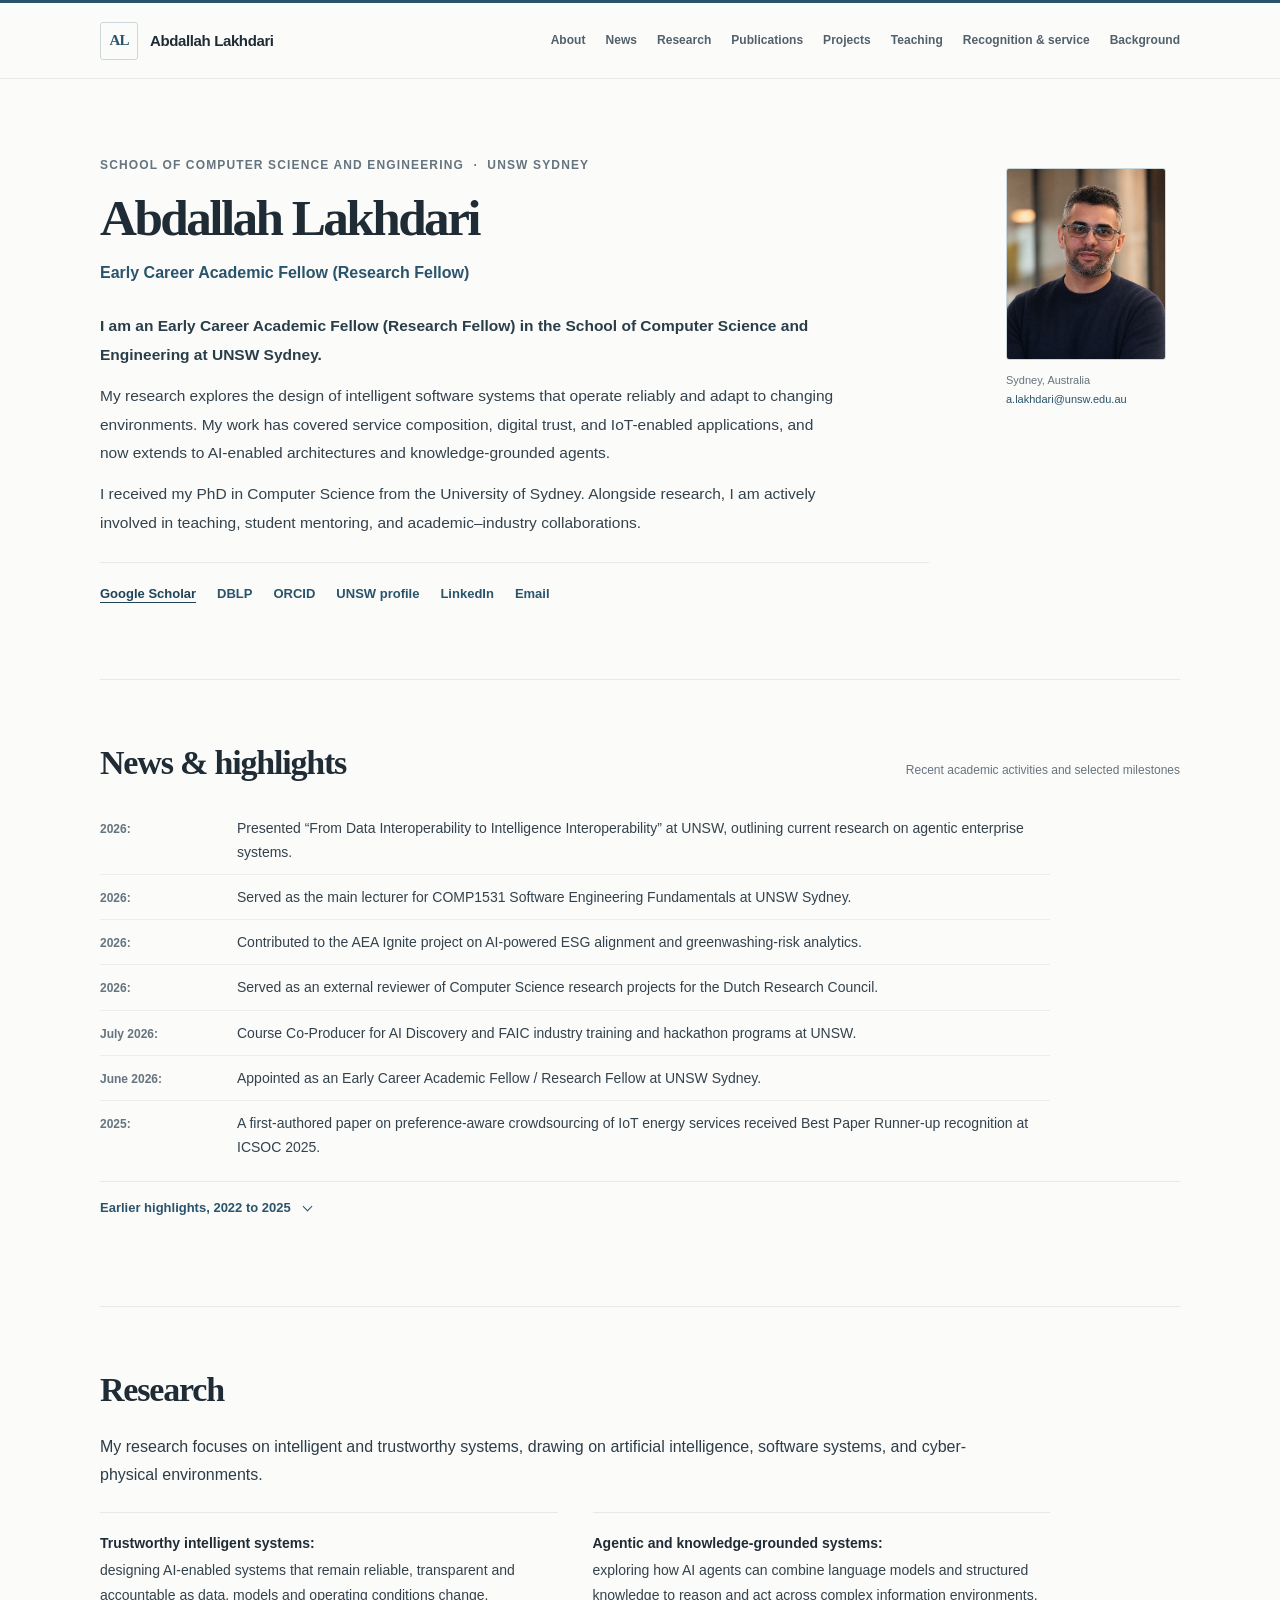
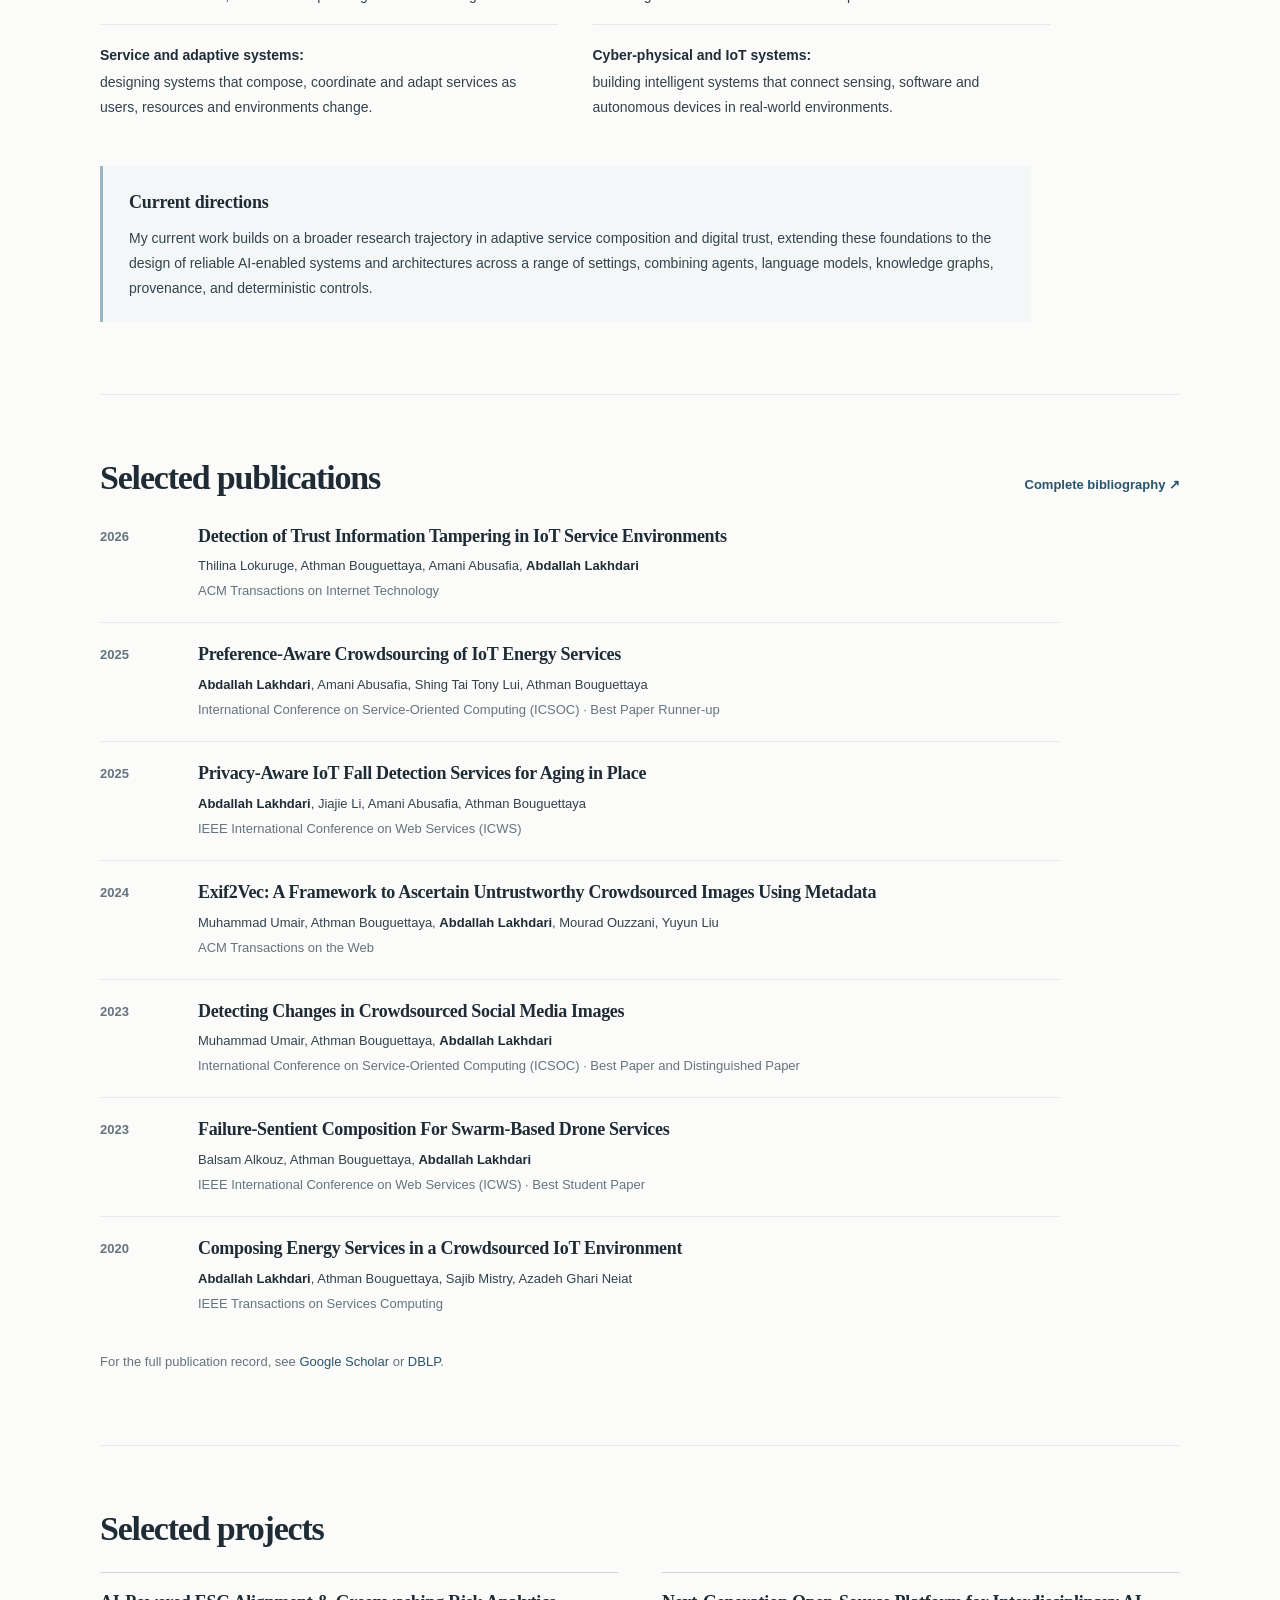
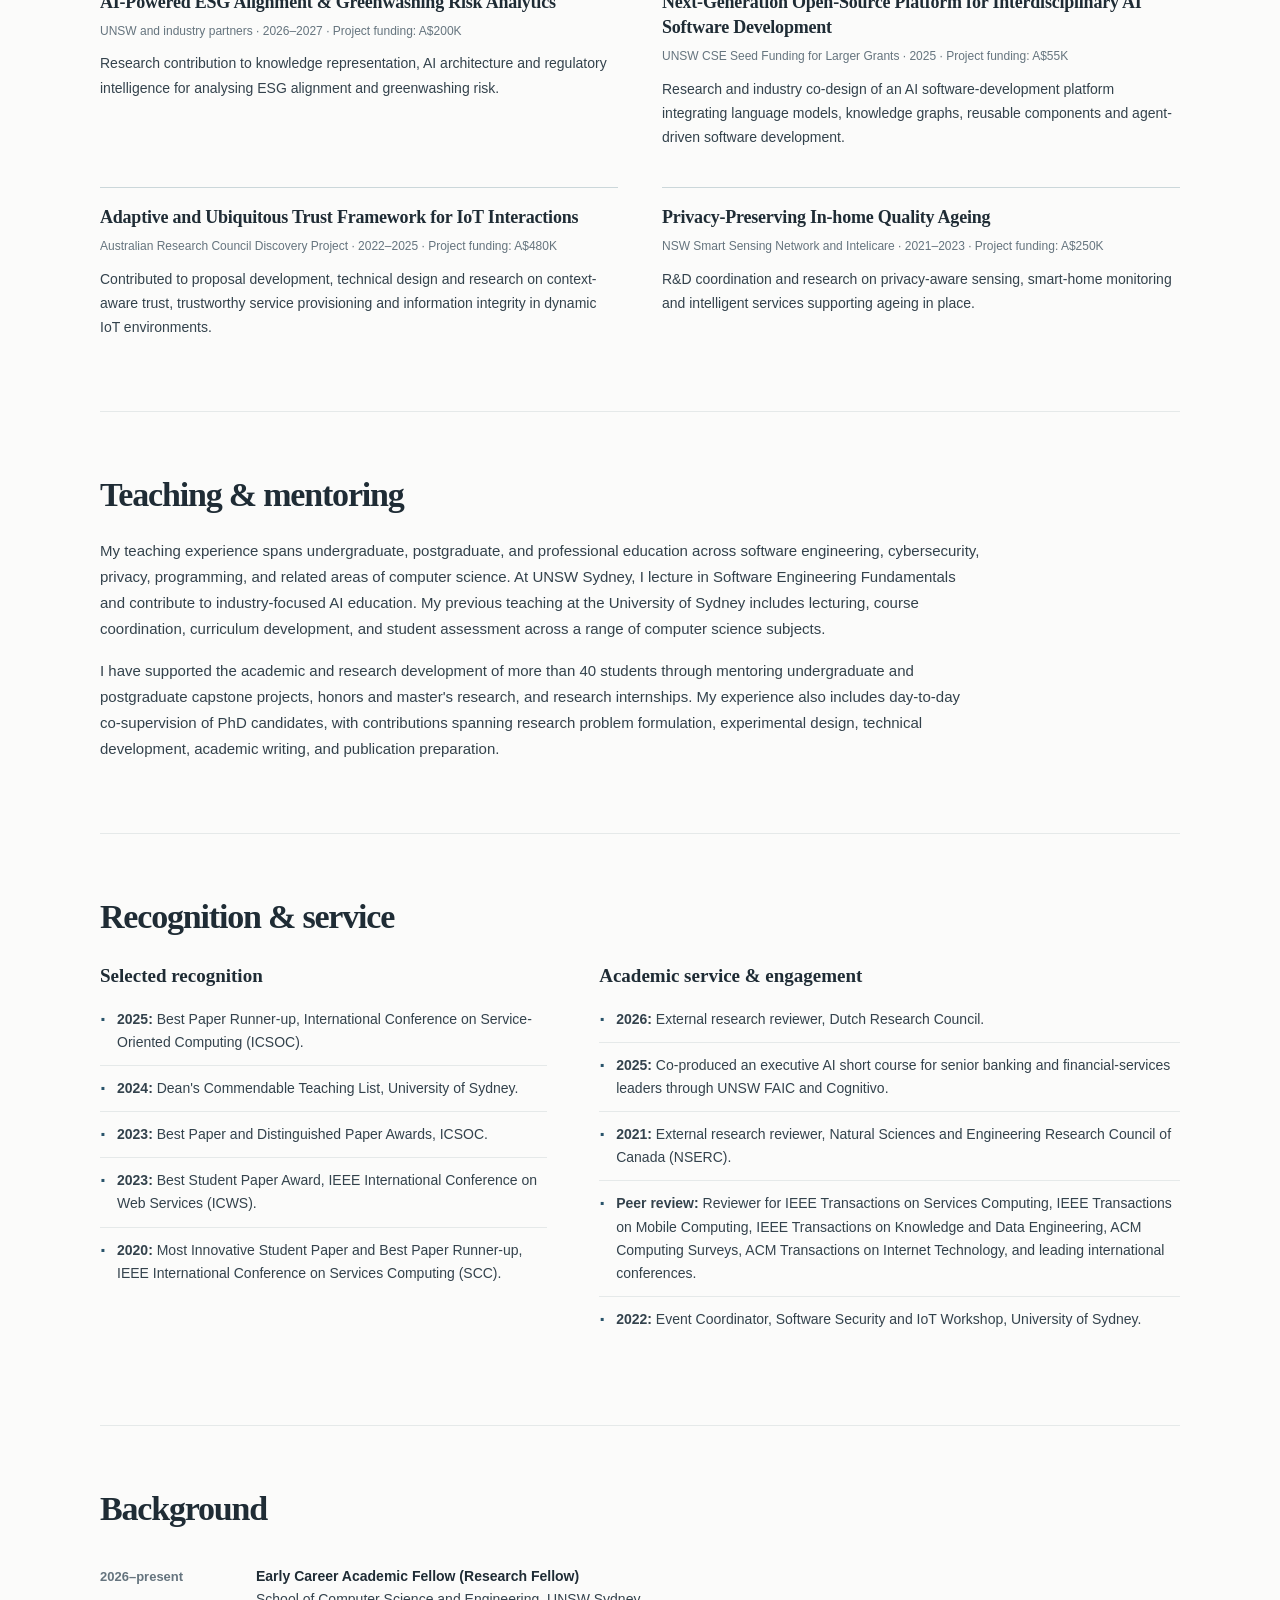
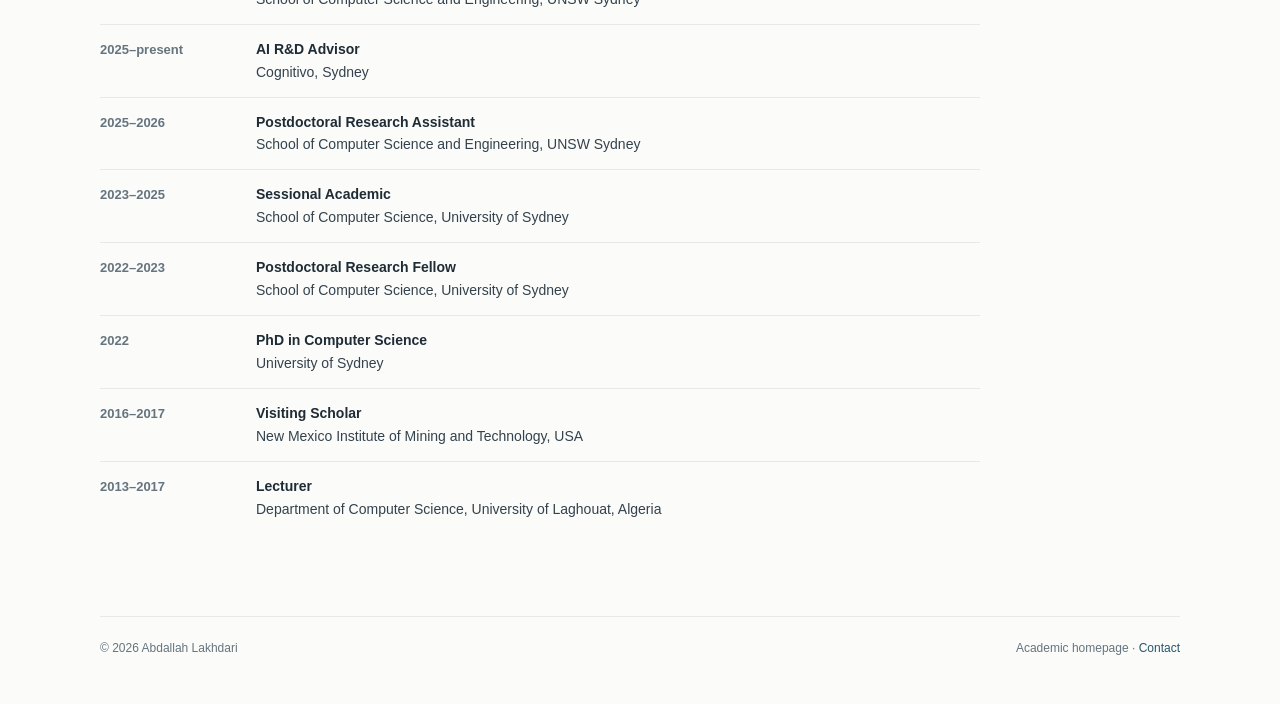
<file: index.html>
<!doctype html>
<html lang="en">
<head>
  <meta charset="utf-8">
  <meta name="viewport" content="width=device-width, initial-scale=1">
  <meta name="theme-color" content="#fbfbfa">
  <meta name="description" content="Abdallah Lakhdari is an Early Career Academic Fellow at UNSW Sydney, researching intelligent and trustworthy systems, AI-enabled architectures, service and software systems, and cyber-physical environments.">
  <meta property="og:title" content="Abdallah Lakhdari | Academic Homepage">
  <meta property="og:description" content="Research, publications, teaching, projects and academic service of Abdallah Lakhdari, UNSW Sydney.">
  <meta property="og:type" content="profile">
  <meta property="og:image" content="assets/abdallah-lakhdari.png">
  <title>Abdallah Lakhdari | Academic Homepage</title>
  <link rel="stylesheet" href="styles.css">
  <script type="application/ld+json">
  {
    "@context":"https://schema.org",
    "@type":"Person",
    "name":"Abdallah Lakhdari",
    "jobTitle":"Early Career Academic Fellow (Research Fellow)",
    "affiliation":{"@type":"CollegeOrUniversity","name":"UNSW Sydney"},
    "alumniOf":{"@type":"CollegeOrUniversity","name":"The University of Sydney"},
    "email":"mailto:a.lakhdari@unsw.edu.au",
    "sameAs":[
       "https://tinyurl.com/abdscholar",
       "https://dblp.org/pid/189/1450",
       "https://orcid.org/0000-0001-8005-1534",
       "https://www.unsw.edu.au/research/faic/people",
       "https://au.linkedin.com/in/abdallah-lakhdari23"
    ]
  }
  </script>
</head>
<body>
<a class="skip-link" href="#main">Skip to main content</a>
<div class="site-top-line" aria-hidden="true"></div>
<header class="site-header" id="top">
  <div class="header-inner container">
    <a href="#top" class="wordmark" aria-label="Abdallah Lakhdari, top of page">
      <span class="wordmark-monogram" aria-hidden="true">AL</span><span class="wordmark-name">Abdallah Lakhdari</span>
    </a>
    <button class="menu-toggle" id="menuButton" type="button" aria-expanded="false" aria-controls="siteNav" aria-label="Open navigation">Menu <span class="menu-bars" aria-hidden="true"></span></button>
    <nav class="site-nav" id="siteNav" aria-label="Main navigation"><a href="#about">About</a>
<a href="#news">News</a>
<a href="#research">Research</a>
<a href="#publications">Publications</a>
<a href="#projects">Projects</a>
<a href="#teaching">Teaching</a>
<a href="#service">Recognition & service</a>
<a href="#background">Background</a></nav>
  </div>
</header>
<main id="main" class="site-main container">
  <section class="hero" id="about" aria-labelledby="name-title">
    <div class="hero-copy">
      <p class="hero-affiliation">School of Computer Science and Engineering <span class="mid-dot" aria-hidden="true">·</span> UNSW Sydney</p>
      <h1 id="name-title">Abdallah Lakhdari</h1>
      <p class="hero-role">Early Career Academic Fellow (Research Fellow)</p>
      <div class="hero-body"><p class="lead">I am an Early Career Academic Fellow (Research Fellow) in the School of Computer Science and Engineering at UNSW Sydney.</p><p>My research explores the design of intelligent software systems that operate reliably and adapt to changing environments. My work has covered service composition, digital trust, and IoT-enabled applications, and now extends to AI-enabled architectures and knowledge-grounded agents.</p><p>I received my PhD in Computer Science from the University of Sydney. Alongside research, I am actively involved in teaching, student mentoring, and academic–industry collaborations.</p></div>
      <nav aria-label="Academic and professional profiles" class="profile-links">
        <a class="profile-primary" href="https://tinyurl.com/abdscholar" target="_blank" rel="noopener noreferrer">Google Scholar</a>
        <a href="https://dblp.org/pid/189/1450" target="_blank" rel="noopener noreferrer">DBLP</a>
        <a href="https://orcid.org/0000-0001-8005-1534" target="_blank" rel="noopener noreferrer">ORCID</a>
        <a href="https://www.unsw.edu.au/research/faic/people" target="_blank" rel="noopener noreferrer">UNSW profile</a>
        <a href="https://au.linkedin.com/in/abdallah-lakhdari23" target="_blank" rel="noopener noreferrer">LinkedIn</a>
        <a href="mailto:a.lakhdari@unsw.edu.au">Email</a>
      </nav>
    </div>
    <aside class="hero-aside" aria-label="Portrait and contact">
      <img class="portrait" src="assets/abdallah-lakhdari.png" alt="Portrait of Abdallah Lakhdari" width="160" height="192" fetchpriority="high">
      <div class="portrait-caption"><span>Sydney, Australia</span><a href="mailto:a.lakhdari@unsw.edu.au">a.lakhdari@unsw.edu.au</a></div>
    </aside>
  </section>

  <section class="section" id="news" aria-labelledby="news-title">
    <div class="section-heading"><h2 id="news-title">News &amp; highlights</h2><p>Recent academic activities and selected milestones</p></div>
    <ol class="news-list"><li class="news-item"><time datetime="2026">2026:</time><div class="news-item-text">Presented “From Data Interoperability to Intelligence Interoperability” at UNSW, outlining current research on agentic enterprise systems.</div></li>
<li class="news-item"><time datetime="2026">2026:</time><div class="news-item-text">Served as the main lecturer for COMP1531 Software Engineering Fundamentals at UNSW Sydney.</div></li>
<li class="news-item"><time datetime="2026">2026:</time><div class="news-item-text">Contributed to the AEA Ignite project on AI-powered ESG alignment and greenwashing-risk analytics.</div></li>
<li class="news-item"><time datetime="2026">2026:</time><div class="news-item-text">Served as an external reviewer of Computer Science research projects for the Dutch Research Council.</div></li>
<li class="news-item"><time datetime="2026-07">July 2026:</time><div class="news-item-text">Course Co-Producer for AI Discovery and FAIC industry training and hackathon programs at UNSW.</div></li>
<li class="news-item"><time datetime="2026-06">June 2026:</time><div class="news-item-text">Appointed as an Early Career Academic Fellow / Research Fellow at UNSW Sydney.</div></li>
<li class="news-item"><time datetime="2025">2025:</time><div class="news-item-text">A first-authored paper on preference-aware crowdsourcing of IoT energy services received Best Paper Runner-up recognition at ICSOC 2025.</div></li></ol>
    <details class="archive"><summary>Earlier highlights, 2022 to 2025 <span class="chevron" aria-hidden="true"></span></summary><ol class="news-list archive-list"><li class="news-item"><time datetime="2025-11">November 2025:</time><div class="news-item-text">Co-produced an executive AI short course for senior banking and financial-services leaders through UNSW FAIC and Cognitivo.</div></li>
<li class="news-item"><time datetime="2025-08">August 2025:</time><div class="news-item-text">Contributed to a UNSW CSE seed-funded project on next-generation open-source platforms for interdisciplinary AI software development.</div></li>
<li class="news-item"><time datetime="2025-07">July 2025:</time><div class="news-item-text">Began serving as AI R&amp;D Advisor at Cognitivo, contributing to trustworthy AI, knowledge-grounded systems and research translation.</div></li>
<li class="news-item"><time datetime="2025-07">July 2025:</time><div class="news-item-text">Appointed as a Postdoctoral Research Assistant at UNSW Sydney.</div></li>
<li class="news-item"><time datetime="2024-06">June 2024:</time><div class="news-item-text">Contributed to COMP9120 Database Management Systems as part of the teaching team, with the teaching recognised on the University of Sydney Dean’s Commendable Teaching List.</div></li>
<li class="news-item"><time datetime="2023-12">December 2023:</time><div class="news-item-text">Developed and coordinated teaching for the fully online postgraduate course Data Privacy: Theory and Practice within the University of Sydney’s online cybersecurity program.</div></li>
<li class="news-item"><time datetime="2023-12">December 2023:</time><div class="news-item-text">A co-authored paper received both the Best Paper Award and Distinguished Paper Award at the International Conference on Service-Oriented Computing (ICSOC 2023) in Rome, Italy.</div></li>
<li class="news-item"><time datetime="2023-07">July 2023:</time><div class="news-item-text">A co-authored paper received the Best Student Paper Award at IEEE ICWS 2023 in Chicago, USA.</div></li>
<li class="news-item"><time datetime="2023-05">May 2023:</time><div class="news-item-text">Delivered an invited talk at the MIT School of Architecture and Planning on leveraging IoT data for urban planning.</div></li>
<li class="news-item"><time datetime="2023-05">May 2023:</time><div class="news-item-text">Graduated with a PhD in Computer Science from the University of Sydney.</div></li>
<li class="news-item"><time datetime="2022-08">August 2022:</time><div class="news-item-text">Delivered an invited talk at UTS on AI-enabled approaches for privacy-preserving in-home quality ageing.</div></li>
<li class="news-item"><time datetime="2022-06">June 2022:</time><div class="news-item-text">Led proposal development and project coordination for a University of Sydney Sensor Cloud Services Laboratory internal grant.</div></li>
<li class="news-item"><time datetime="2022-01">January 2022:</time><div class="news-item-text">Supported proposal development, technical design and research for the ARC Discovery Project on adaptive and ubiquitous trust for IoT interactions.</div></li>
<li class="news-item"><time datetime="2022-01">January 2022:</time><div class="news-item-text">Joined the University of Sydney as a Postdoctoral Research Fellow in Computer Science.</div></li></ol></details>
  </section>

  <section class="section" id="research" aria-labelledby="research-title">
    <div class="section-heading"><h2 id="research-title">Research</h2></div>
    <p class="section-lead">My research focuses on intelligent and trustworthy systems, drawing on artificial intelligence, software systems, and cyber-physical environments.</p>
    <ul class="research-themes"><li><strong>Trustworthy intelligent systems:</strong> designing AI-enabled systems that remain reliable, transparent and accountable as data, models and operating conditions change.</li><li><strong>Agentic and knowledge-grounded systems:</strong> exploring how AI agents can combine language models and structured knowledge to reason and act across complex information environments.</li><li><strong>Service and adaptive systems:</strong> designing systems that compose, coordinate and adapt services as users, resources and environments change.</li><li><strong>Cyber-physical and IoT systems:</strong> building intelligent systems that connect sensing, software and autonomous devices in real-world environments.</li></ul>
    <div class="current-directions"><h3>Current directions</h3><p>My current work builds on a broader research trajectory in adaptive service composition and digital trust, extending these foundations to the design of reliable AI-enabled systems and architectures across a range of settings, combining agents, language models, knowledge graphs, provenance, and deterministic controls.</p></div>
  </section>

  <section class="section" id="publications" aria-labelledby="publications-title">
    <div class="section-heading has-action"><h2 id="publications-title">Selected publications</h2><a href="https://dblp.org/pid/189/1450" target="_blank" rel="noopener noreferrer">Complete bibliography <span aria-hidden="true">↗</span></a></div>
    <div class="publication-list"><article class="publication">
        <div class="publication-year">2026</div>
        <div class="publication-main">
          <h3>Detection of Trust Information Tampering in IoT Service Environments</h3>
          <p class="pub-authors">Thilina Lokuruge, Athman Bouguettaya, Amani Abusafia, <strong>Abdallah Lakhdari</strong></p>
          <p class="pub-venue">ACM Transactions on Internet Technology</p>
        </div>
    </article><article class="publication">
        <div class="publication-year">2025</div>
        <div class="publication-main">
          <h3>Preference-Aware Crowdsourcing of IoT Energy Services</h3>
          <p class="pub-authors"><strong>Abdallah Lakhdari</strong>, Amani Abusafia, Shing Tai Tony Lui, Athman Bouguettaya</p>
          <p class="pub-venue">International Conference on Service-Oriented Computing (ICSOC) · Best Paper Runner-up</p>
        </div>
    </article><article class="publication">
        <div class="publication-year">2025</div>
        <div class="publication-main">
          <h3>Privacy-Aware IoT Fall Detection Services for Aging in Place</h3>
          <p class="pub-authors"><strong>Abdallah Lakhdari</strong>, Jiajie Li, Amani Abusafia, Athman Bouguettaya</p>
          <p class="pub-venue">IEEE International Conference on Web Services (ICWS)</p>
        </div>
    </article><article class="publication">
        <div class="publication-year">2024</div>
        <div class="publication-main">
          <h3>Exif2Vec: A Framework to Ascertain Untrustworthy Crowdsourced Images Using Metadata</h3>
          <p class="pub-authors">Muhammad Umair, Athman Bouguettaya, <strong>Abdallah Lakhdari</strong>, Mourad Ouzzani, Yuyun Liu</p>
          <p class="pub-venue">ACM Transactions on the Web</p>
        </div>
    </article><article class="publication">
        <div class="publication-year">2023</div>
        <div class="publication-main">
          <h3>Detecting Changes in Crowdsourced Social Media Images</h3>
          <p class="pub-authors">Muhammad Umair, Athman Bouguettaya, <strong>Abdallah Lakhdari</strong></p>
          <p class="pub-venue">International Conference on Service-Oriented Computing (ICSOC) · Best Paper and Distinguished Paper</p>
        </div>
    </article><article class="publication">
        <div class="publication-year">2023</div>
        <div class="publication-main">
          <h3>Failure-Sentient Composition For Swarm-Based Drone Services</h3>
          <p class="pub-authors">Balsam Alkouz, Athman Bouguettaya, <strong>Abdallah Lakhdari</strong></p>
          <p class="pub-venue">IEEE International Conference on Web Services (ICWS) · Best Student Paper</p>
        </div>
    </article><article class="publication">
        <div class="publication-year">2020</div>
        <div class="publication-main">
          <h3>Composing Energy Services in a Crowdsourced IoT Environment</h3>
          <p class="pub-authors"><strong>Abdallah Lakhdari</strong>, Athman Bouguettaya, Sajib Mistry, Azadeh Ghari Neiat</p>
          <p class="pub-venue">IEEE Transactions on Services Computing</p>
        </div>
    </article></div>
    <p class="section-footnote">For the full publication record, see <a href="https://tinyurl.com/abdscholar" target="_blank" rel="noopener noreferrer">Google Scholar</a> or <a href="https://dblp.org/pid/189/1450" target="_blank" rel="noopener noreferrer">DBLP</a>.</p>
  </section>

  <section class="section" id="projects" aria-labelledby="projects-title">
    <div class="section-heading"><h2 id="projects-title">Selected projects</h2></div>
    <div class="project-grid"><article class="project">
        <h3>AI-Powered ESG Alignment &amp; Greenwashing Risk Analytics</h3>
        <p class="project-meta">UNSW and industry partners · 2026–2027 · Project funding: A$200K</p>
        <p class="project-description">Research contribution to knowledge representation, AI architecture and regulatory intelligence for analysing ESG alignment and greenwashing risk.</p>
    </article><article class="project">
        <h3>Next-Generation Open-Source Platform for Interdisciplinary AI Software Development</h3>
        <p class="project-meta">UNSW CSE Seed Funding for Larger Grants · 2025 · Project funding: A$55K</p>
        <p class="project-description">Research and industry co-design of an AI software-development platform integrating language models, knowledge graphs, reusable components and agent-driven software development.</p>
    </article><article class="project">
        <h3>Adaptive and Ubiquitous Trust Framework for IoT Interactions</h3>
        <p class="project-meta">Australian Research Council Discovery Project · 2022–2025 · Project funding: A$480K</p>
        <p class="project-description">Contributed to proposal development, technical design and research on context-aware trust, trustworthy service provisioning and information integrity in dynamic IoT environments.</p>
    </article><article class="project">
        <h3>Privacy-Preserving In-home Quality Ageing</h3>
        <p class="project-meta">NSW Smart Sensing Network and Intelicare · 2021–2023 · Project funding: A$250K</p>
        <p class="project-description">R&amp;D coordination and research on privacy-aware sensing, smart-home monitoring and intelligent services supporting ageing in place.</p>
    </article></div>
  </section>

  <section class="section" id="teaching" aria-labelledby="teaching-title">
    <div class="section-heading"><h2 id="teaching-title">Teaching &amp; mentoring</h2></div>
    <div class="prose-block"><p>My teaching experience spans undergraduate, postgraduate, and professional education across software engineering, cybersecurity, privacy, programming, and related areas of computer science. At UNSW Sydney, I lecture in Software Engineering Fundamentals and contribute to industry-focused AI education. My previous teaching at the University of Sydney includes lecturing, course coordination, curriculum development, and student assessment across a range of computer science subjects.</p><p>I have supported the academic and research development of more than 40 students through mentoring undergraduate and postgraduate capstone projects, honors and master's research, and research internships. My experience also includes day-to-day co-supervision of PhD candidates, with contributions spanning research problem formulation, experimental design, technical development, academic writing, and publication preparation.</p></div>
  </section>

  <section class="section" id="service" aria-labelledby="service-title">
    <div class="section-heading"><h2 id="service-title">Recognition &amp; service</h2></div>
    <div class="service-grid"><div class="service-column"><h3>Selected recognition</h3><ul><li><strong>2025:</strong> Best Paper Runner-up, International Conference on Service-Oriented Computing (ICSOC).</li><li><strong>2024:</strong> Dean's Commendable Teaching List, University of Sydney.</li><li><strong>2023:</strong> Best Paper and Distinguished Paper Awards, ICSOC.</li><li><strong>2023:</strong> Best Student Paper Award, IEEE International Conference on Web Services (ICWS).</li><li><strong>2020:</strong> Most Innovative Student Paper and Best Paper Runner-up, IEEE International Conference on Services Computing (SCC).</li></ul></div><div class="service-column"><h3>Academic service &amp; engagement</h3><ul><li><strong>2026:</strong> External research reviewer, Dutch Research Council.</li><li><strong>2025:</strong> Co-produced an executive AI short course for senior banking and financial-services leaders through UNSW FAIC and Cognitivo.</li><li><strong>2021:</strong> External research reviewer, Natural Sciences and Engineering Research Council of Canada (NSERC).</li><li><strong>Peer review:</strong> Reviewer for IEEE Transactions on Services Computing, IEEE Transactions on Mobile Computing, IEEE Transactions on Knowledge and Data Engineering, ACM Computing Surveys, ACM Transactions on Internet Technology, and leading international conferences.</li><li><strong>2022:</strong> Event Coordinator, Software Security and IoT Workshop, University of Sydney.</li></ul></div></div>
  </section>

  <section class="section" id="background" aria-labelledby="background-title">
    <div class="section-heading"><h2 id="background-title">Background</h2></div>
    <ol class="timeline"><li class="timeline-item"><span class="timeline-when">2026–present</span><div class="timeline-description"><strong>Early Career Academic Fellow (Research Fellow)</strong><br/>School of Computer Science and Engineering, UNSW Sydney</div></li><li class="timeline-item"><span class="timeline-when">2025–present</span><div class="timeline-description"><strong>AI R&amp;D Advisor</strong><br/>Cognitivo, Sydney</div></li><li class="timeline-item"><span class="timeline-when">2025–2026</span><div class="timeline-description"><strong>Postdoctoral Research Assistant</strong><br/>School of Computer Science and Engineering, UNSW Sydney</div></li><li class="timeline-item"><span class="timeline-when">2023–2025</span><div class="timeline-description"><strong>Sessional Academic</strong><br/>School of Computer Science, University of Sydney</div></li><li class="timeline-item"><span class="timeline-when">2022–2023</span><div class="timeline-description"><strong>Postdoctoral Research Fellow</strong><br/>School of Computer Science, University of Sydney</div></li><li class="timeline-item"><span class="timeline-when">2022</span><div class="timeline-description"><strong>PhD in Computer Science</strong><br/>University of Sydney</div></li><li class="timeline-item"><span class="timeline-when">2016–2017</span><div class="timeline-description"><strong>Visiting Scholar</strong><br/>New Mexico Institute of Mining and Technology, USA</div></li><li class="timeline-item"><span class="timeline-when">2013–2017</span><div class="timeline-description"><strong>Lecturer</strong><br/>Department of Computer Science, University of Laghouat, Algeria</div></li></ol>
  </section>
  <footer class="site-footer"><span>© <span id="year">2026</span> Abdallah Lakhdari</span><span>Academic homepage <span aria-hidden="true">·</span> <a href="mailto:a.lakhdari@unsw.edu.au">Contact</a></span></footer>
</main>
<script src="script.js"></script>
</body>
</html>
</file>
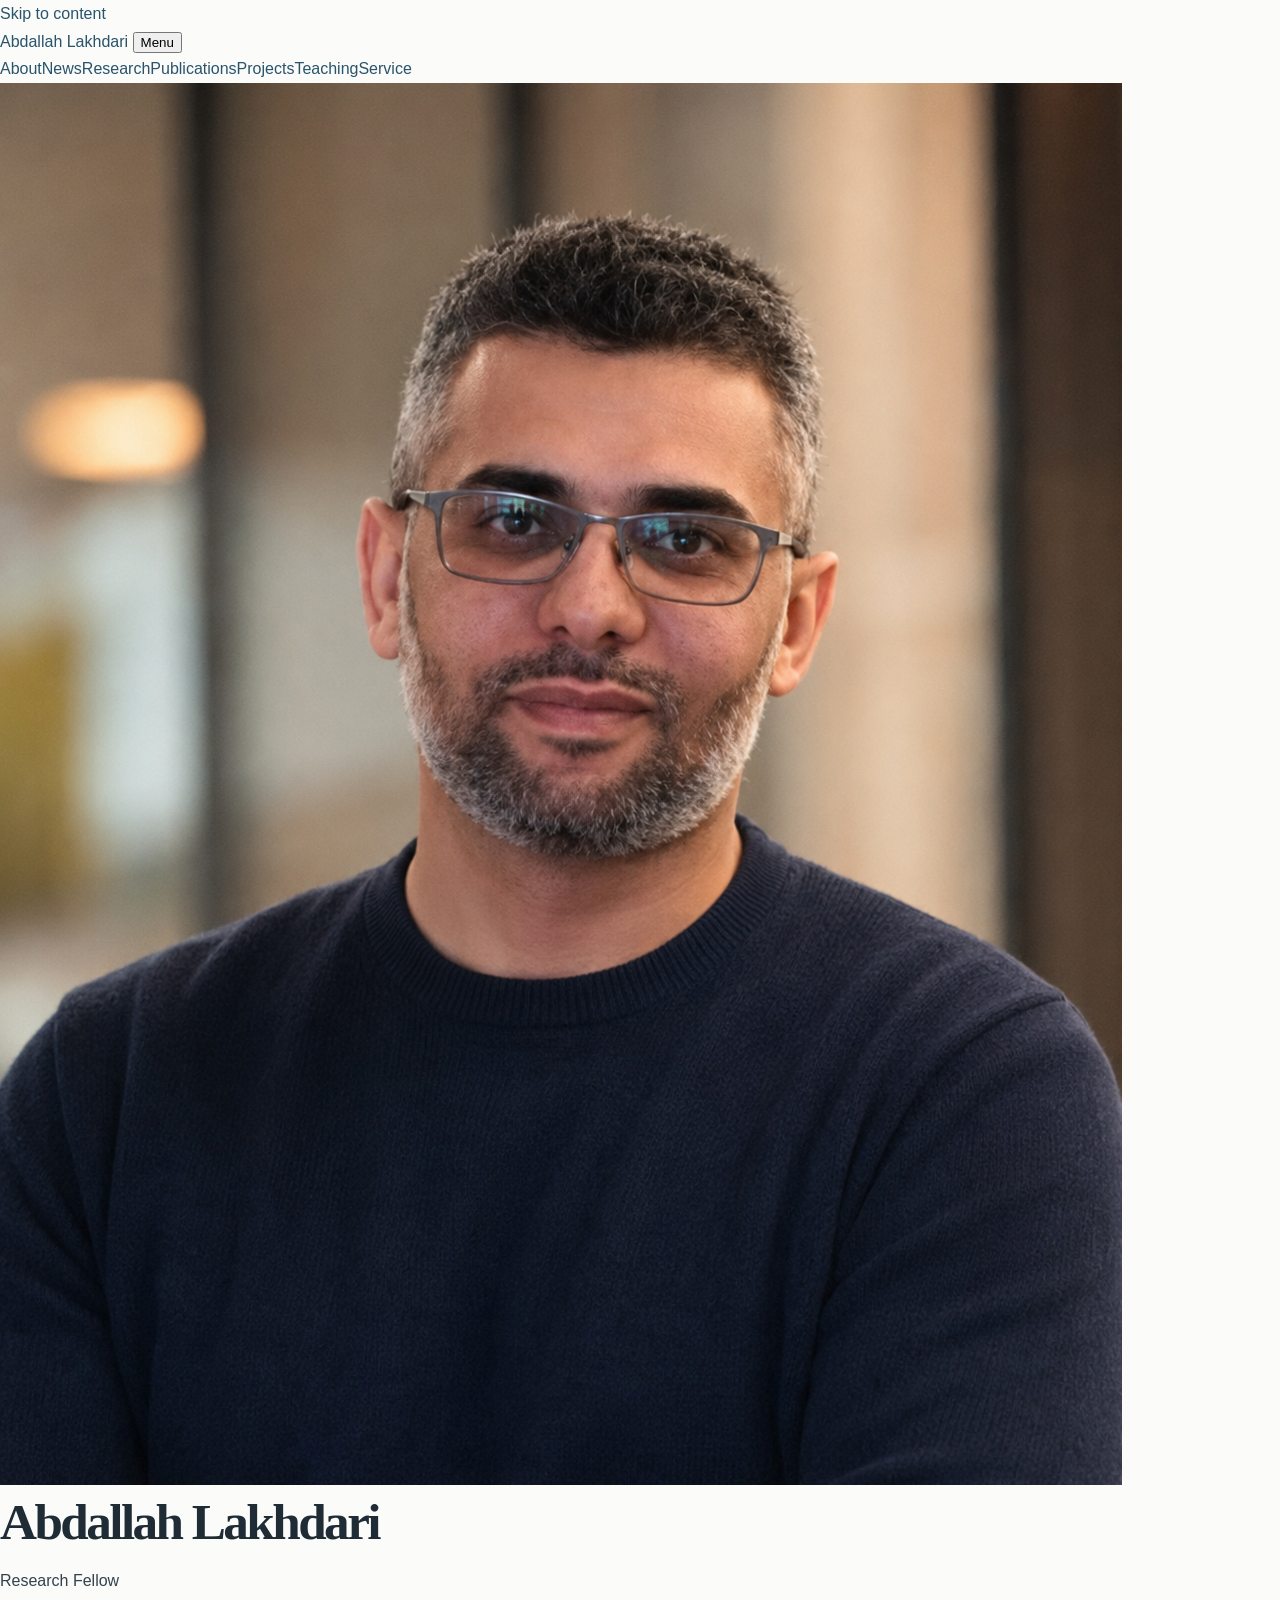
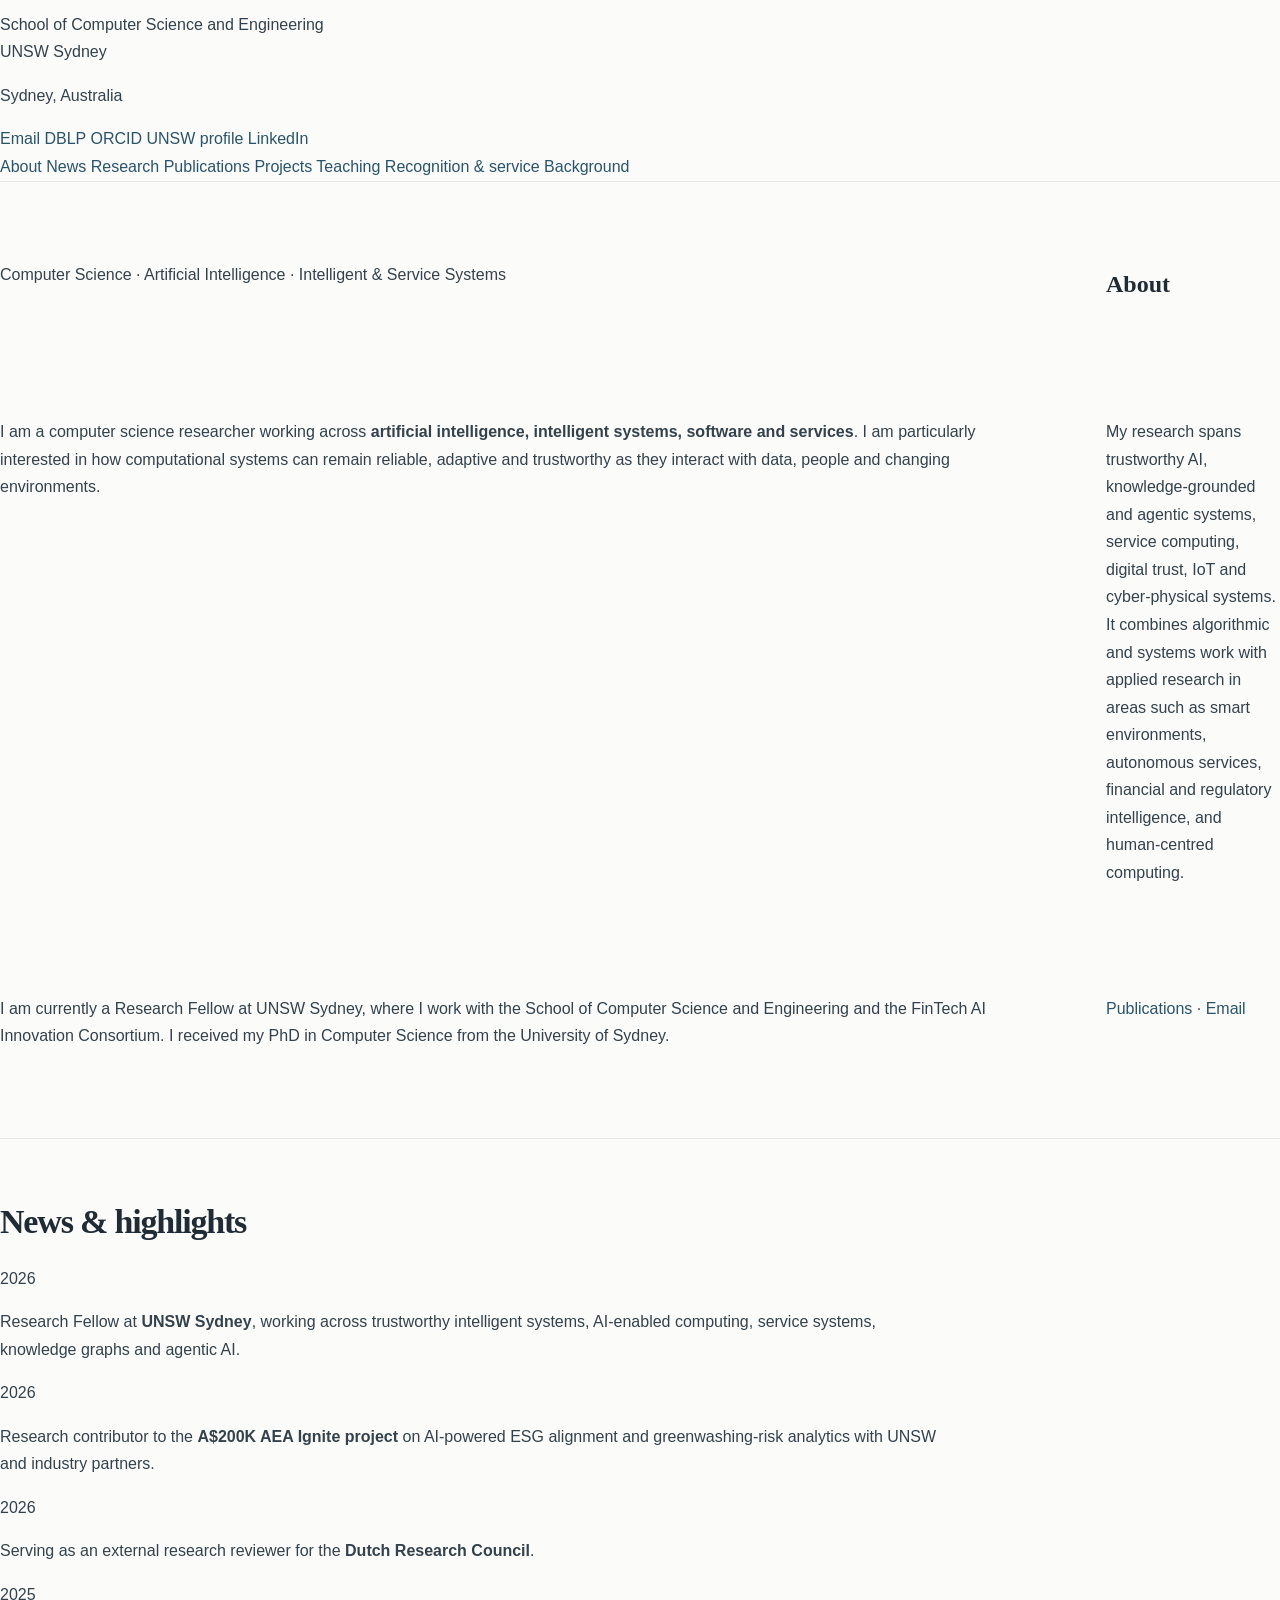
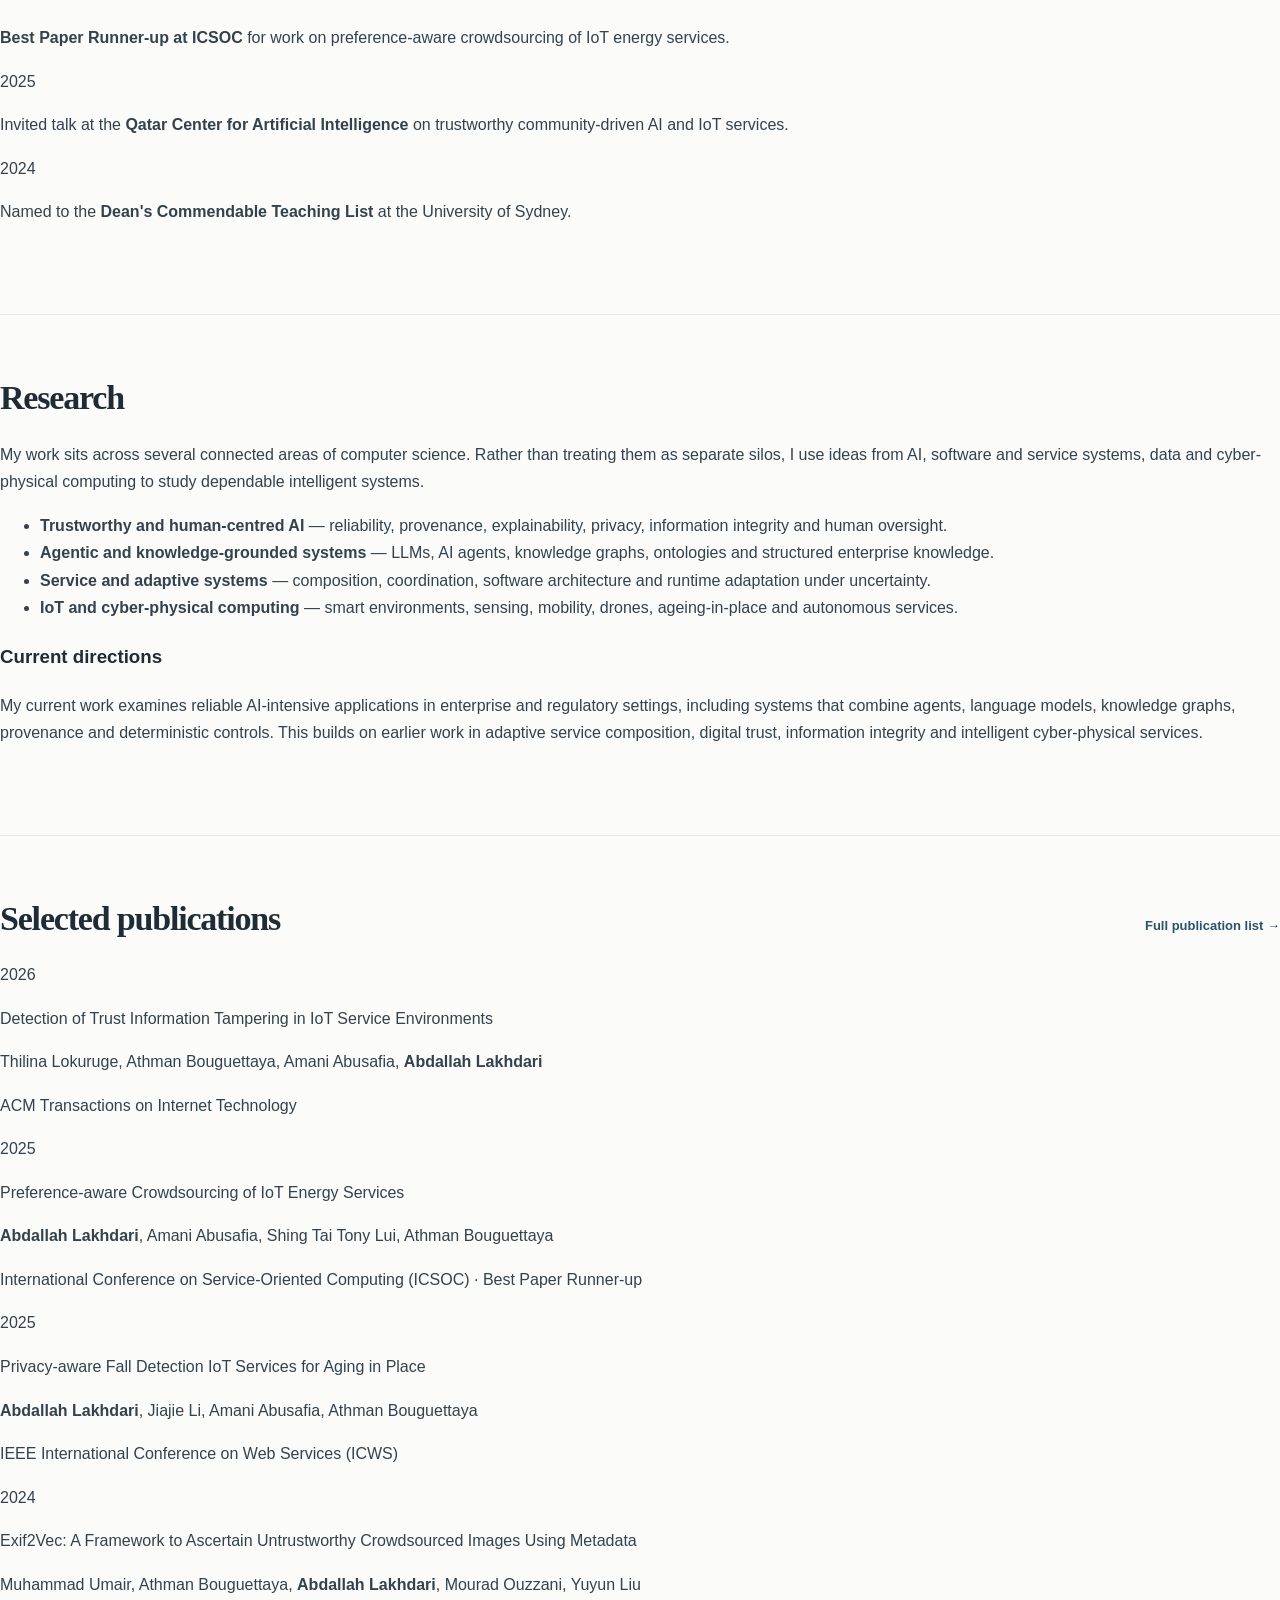
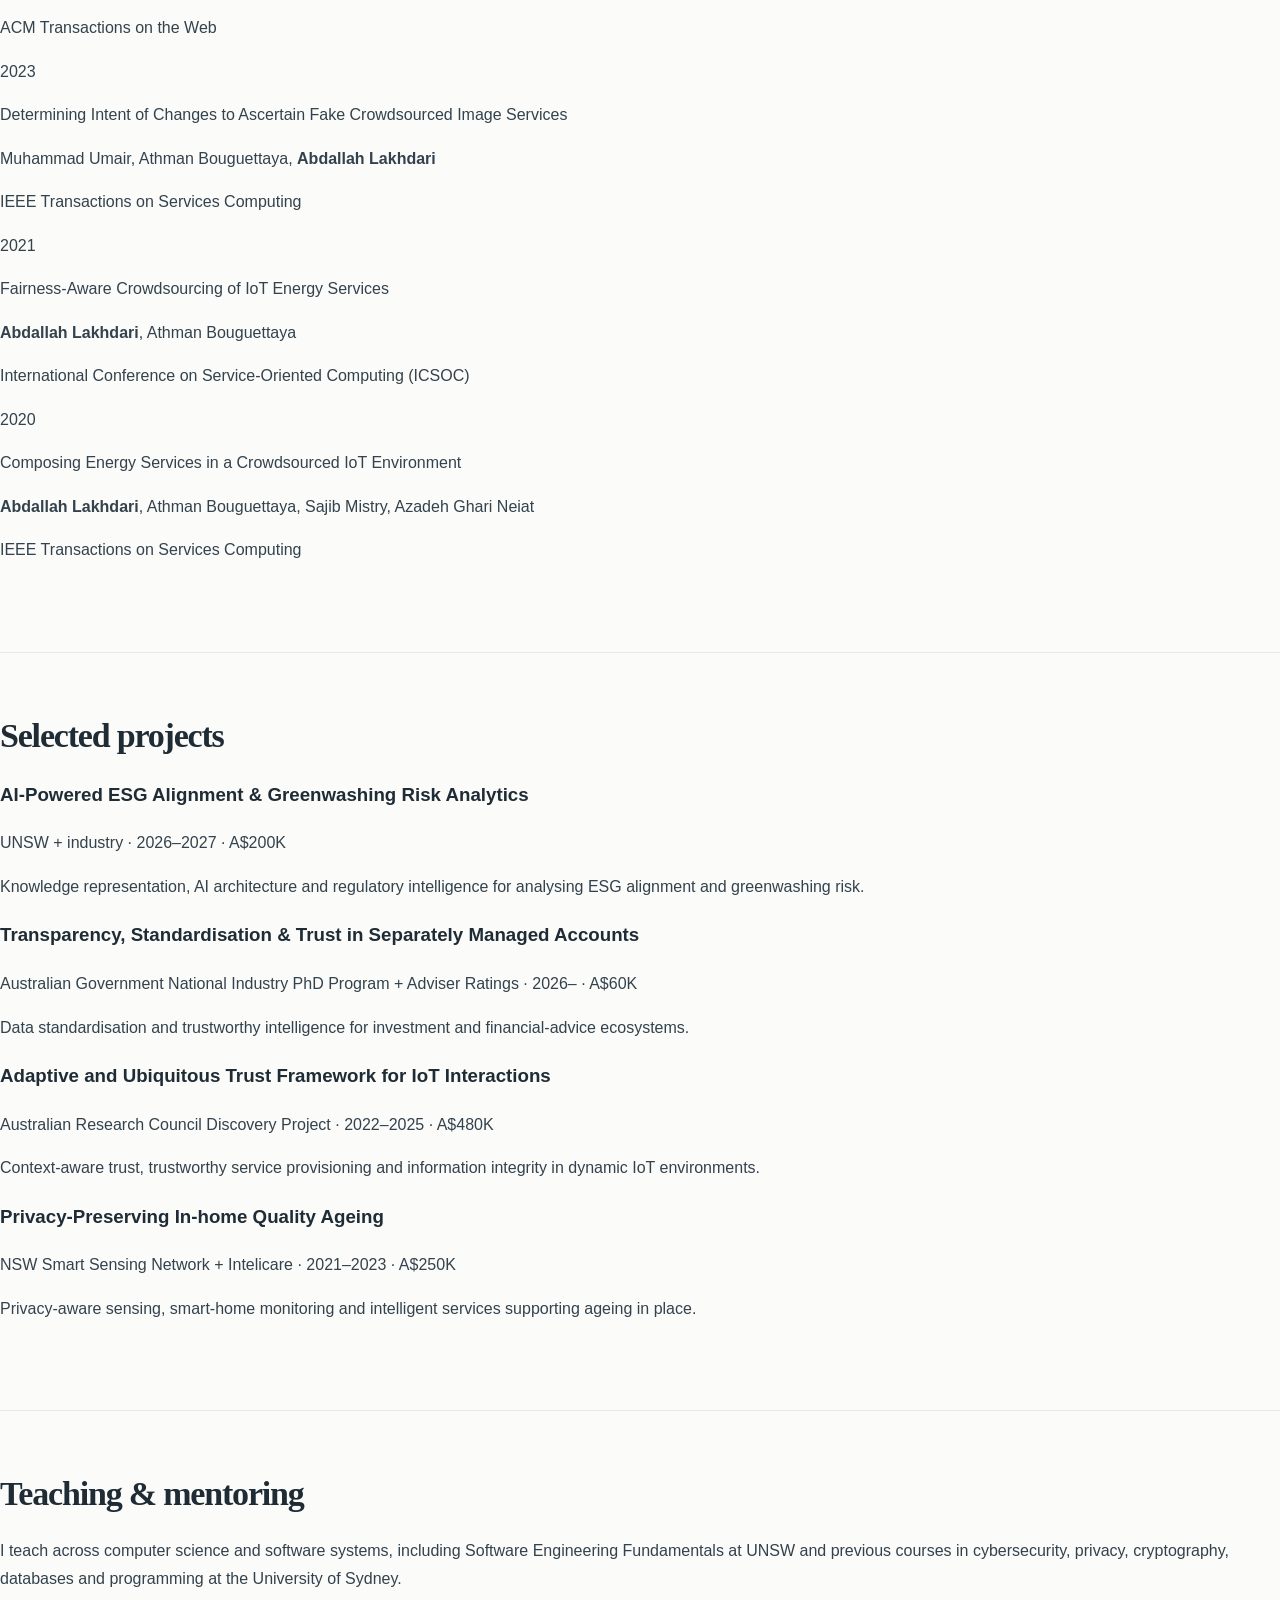
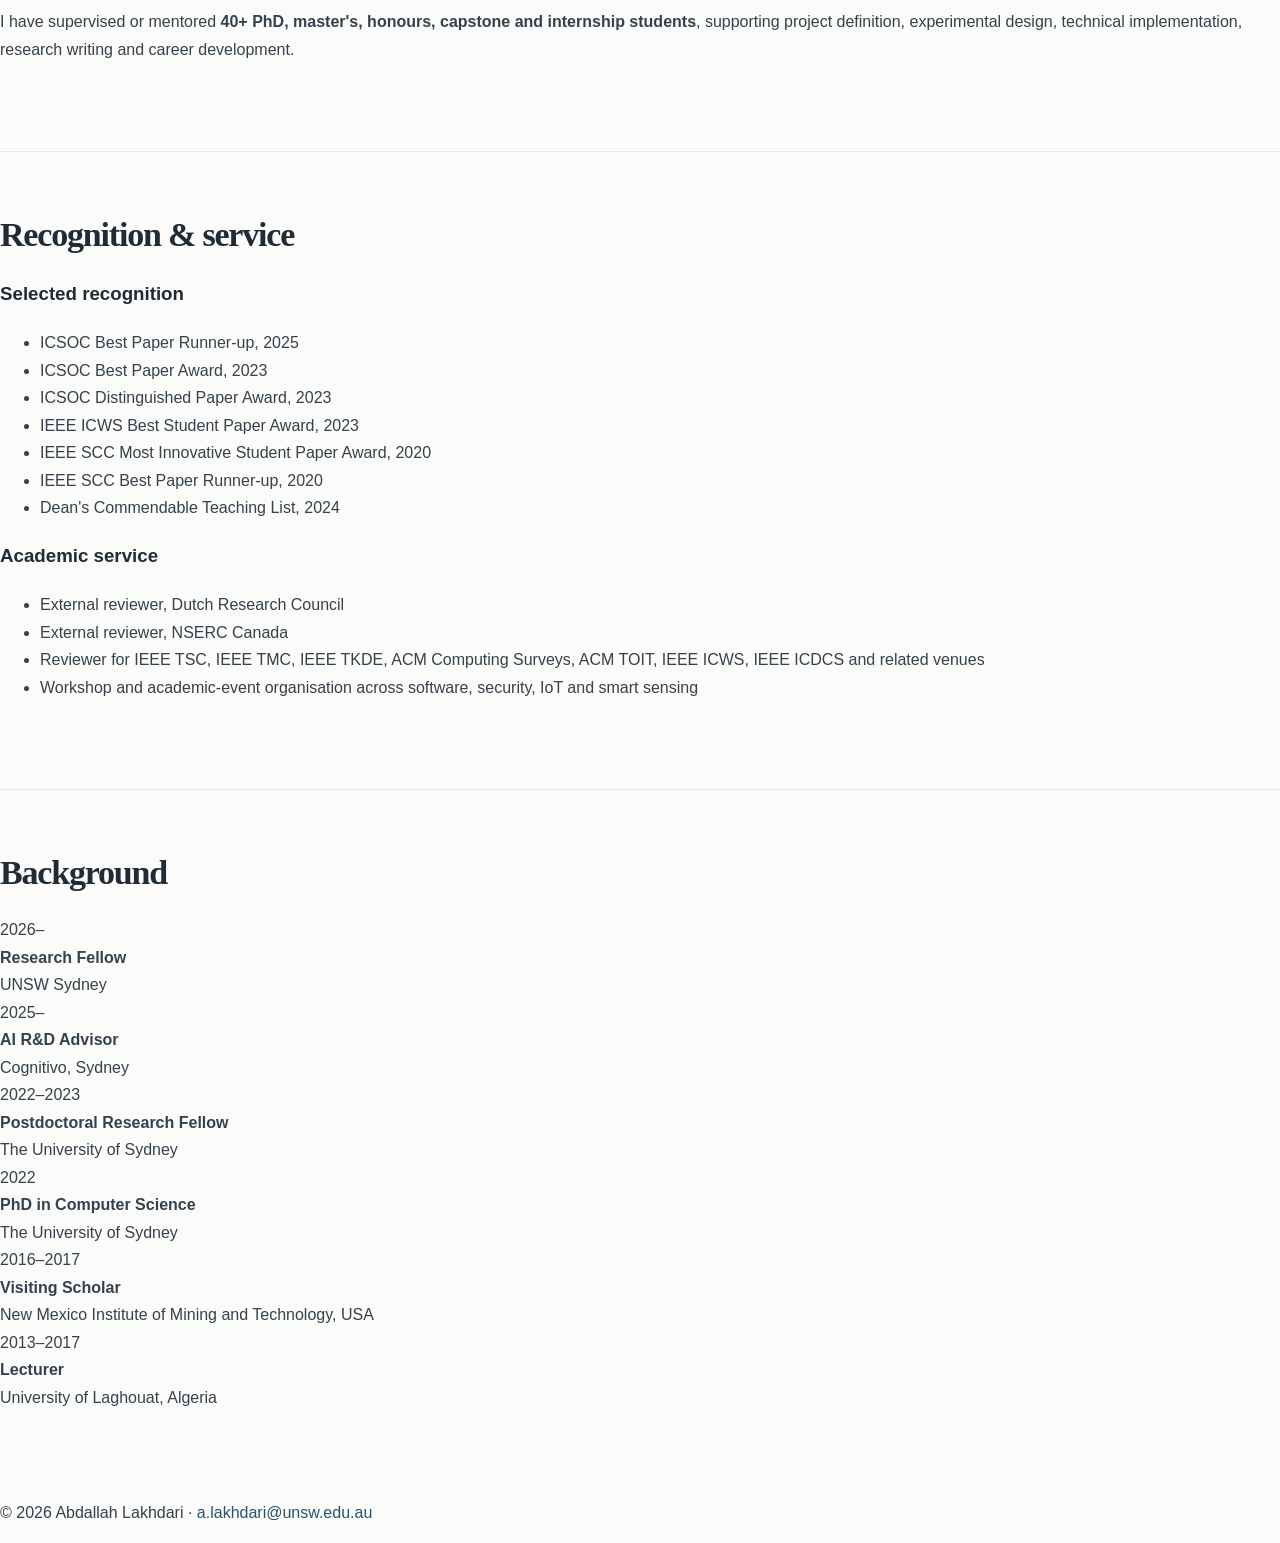
<file: abdallah-academic-site-v4-index.html>
<!doctype html>
<html lang="en">
<head>
  <meta charset="utf-8">
  <meta name="viewport" content="width=device-width, initial-scale=1">
  <meta name="description" content="Academic homepage of Abdallah Lakhdari, Research Fellow at UNSW Sydney. Research across artificial intelligence, trustworthy intelligent systems, service and software systems, knowledge-grounded AI, IoT and digital trust.">
  <meta name="theme-color" content="#ffffff">
  <meta property="og:title" content="Abdallah Lakhdari — Academic Homepage">
  <meta property="og:description" content="Computer science research across AI, intelligent systems, service and software systems, IoT and digital trust.">
  <meta property="og:type" content="profile">
  <meta property="og:image" content="assets/abdallah-lakhdari.png">
  <title>Abdallah Lakhdari</title>
  <link rel="stylesheet" href="styles.css">
  <script type="application/ld+json">
  {
    "@context":"https://schema.org",
    "@type":"Person",
    "name":"Abdallah Lakhdari",
    "jobTitle":"Research Fellow",
    "affiliation":{"@type":"CollegeOrUniversity","name":"UNSW Sydney"},
    "alumniOf":{"@type":"CollegeOrUniversity","name":"The University of Sydney"},
    "email":"mailto:a.lakhdari@unsw.edu.au",
    "sameAs":[
      "https://www.unsw.edu.au/research/faic/people",
      "https://dblp.org/pid/189/1450",
      "https://orcid.org/0000-0001-8005-1534",
      "https://au.linkedin.com/in/abdallah-lakhdari23"
    ]
  }
  </script>
</head>
<body>
  <a class="skip" href="#main">Skip to content</a>

  <header class="mobile-header">
    <a href="#top">Abdallah Lakhdari</a>
    <button id="menuButton" aria-controls="mobileNav" aria-expanded="false">Menu</button>
  </header>
  <nav id="mobileNav" class="mobile-nav" aria-label="Mobile navigation">
    <a href="#about">About</a><a href="#news">News</a><a href="#research">Research</a><a href="#publications">Publications</a><a href="#projects">Projects</a><a href="#teaching">Teaching</a><a href="#service">Service</a>
  </nav>

  <div class="page" id="top">
    <aside class="sidebar" aria-label="Profile">
      <img class="profile-photo" src="assets/abdallah-lakhdari.png" alt="Abdallah Lakhdari">
      <h1>Abdallah Lakhdari</h1>
      <p class="role">Research Fellow</p>
      <p class="affiliation">School of Computer Science and Engineering<br>UNSW Sydney</p>
      <p class="location">Sydney, Australia</p>

      <div class="sidebar-links">
        <a href="mailto:a.lakhdari@unsw.edu.au">Email</a>
        <a href="https://dblp.org/pid/189/1450" target="_blank" rel="noopener">DBLP</a>
        <a href="https://orcid.org/0000-0001-8005-1534" target="_blank" rel="noopener">ORCID</a>
        <a href="https://www.unsw.edu.au/research/faic/people" target="_blank" rel="noopener">UNSW profile</a>
        <a href="https://au.linkedin.com/in/abdallah-lakhdari23" target="_blank" rel="noopener">LinkedIn</a>
      </div>

      <nav class="desktop-nav" aria-label="Page navigation">
        <a href="#about">About</a>
        <a href="#news">News</a>
        <a href="#research">Research</a>
        <a href="#publications">Publications</a>
        <a href="#projects">Projects</a>
        <a href="#teaching">Teaching</a>
        <a href="#service">Recognition & service</a>
        <a href="#background">Background</a>
      </nav>
    </aside>

    <main id="main" class="content">
      <section id="about" class="hero section first-section">
        <p class="kicker">Computer Science · Artificial Intelligence · Intelligent &amp; Service Systems</p>
        <h2>About</h2>
        <p class="lead">I am a computer science researcher working across <strong>artificial intelligence, intelligent systems, software and services</strong>. I am particularly interested in how computational systems can remain reliable, adaptive and trustworthy as they interact with data, people and changing environments.</p>
        <p>My research spans trustworthy AI, knowledge-grounded and agentic systems, service computing, digital trust, IoT and cyber-physical systems. It combines algorithmic and systems work with applied research in areas such as smart environments, autonomous services, financial and regulatory intelligence, and human-centred computing.</p>
        <p>I am currently a Research Fellow at UNSW Sydney, where I work with the School of Computer Science and Engineering and the FinTech AI Innovation Consortium. I received my PhD in Computer Science from the University of Sydney.</p>
        <p class="quick-links"><a href="https://dblp.org/pid/189/1450" target="_blank" rel="noopener">Publications</a> · <a href="mailto:a.lakhdari@unsw.edu.au">Email</a></p>
      </section>

      <section id="news" class="section">
        <div class="section-heading"><h2>News &amp; highlights</h2></div>
        <div class="news-list">
          <article><time>2026</time><p>Research Fellow at <strong>UNSW Sydney</strong>, working across trustworthy intelligent systems, AI-enabled computing, service systems, knowledge graphs and agentic AI.</p></article>
          <article><time>2026</time><p>Research contributor to the <strong>A$200K AEA Ignite project</strong> on AI-powered ESG alignment and greenwashing-risk analytics with UNSW and industry partners.</p></article>
          <article><time>2026</time><p>Serving as an external research reviewer for the <strong>Dutch Research Council</strong>.</p></article>
          <article><time>2025</time><p><strong>Best Paper Runner-up at ICSOC</strong> for work on preference-aware crowdsourcing of IoT energy services.</p></article>
          <article><time>2025</time><p>Invited talk at the <strong>Qatar Center for Artificial Intelligence</strong> on trustworthy community-driven AI and IoT services.</p></article>
          <article><time>2024</time><p>Named to the <strong>Dean's Commendable Teaching List</strong> at the University of Sydney.</p></article>
        </div>
      </section>

      <section id="research" class="section">
        <div class="section-heading"><h2>Research</h2></div>
        <p>My work sits across several connected areas of computer science. Rather than treating them as separate silos, I use ideas from AI, software and service systems, data and cyber-physical computing to study dependable intelligent systems.</p>
        <ul class="interest-list">
          <li><strong>Trustworthy and human-centred AI</strong> — reliability, provenance, explainability, privacy, information integrity and human oversight.</li>
          <li><strong>Agentic and knowledge-grounded systems</strong> — LLMs, AI agents, knowledge graphs, ontologies and structured enterprise knowledge.</li>
          <li><strong>Service and adaptive systems</strong> — composition, coordination, software architecture and runtime adaptation under uncertainty.</li>
          <li><strong>IoT and cyber-physical computing</strong> — smart environments, sensing, mobility, drones, ageing-in-place and autonomous services.</li>
        </ul>
        <div class="subsection">
          <h3>Current directions</h3>
          <p>My current work examines reliable AI-intensive applications in enterprise and regulatory settings, including systems that combine agents, language models, knowledge graphs, provenance and deterministic controls. This builds on earlier work in adaptive service composition, digital trust, information integrity and intelligent cyber-physical services.</p>
        </div>
      </section>

      <section id="publications" class="section">
        <div class="section-heading publications-heading">
          <h2>Selected publications</h2>
          <a href="https://dblp.org/pid/189/1450" target="_blank" rel="noopener">Full publication list →</a>
        </div>
        <div class="pub-list">
          <article><span class="pub-year">2026</span><div><p class="pub-title">Detection of Trust Information Tampering in IoT Service Environments</p><p>Thilina Lokuruge, Athman Bouguettaya, Amani Abusafia, <strong>Abdallah Lakhdari</strong></p><p class="venue">ACM Transactions on Internet Technology</p></div></article>
          <article><span class="pub-year">2025</span><div><p class="pub-title">Preference-aware Crowdsourcing of IoT Energy Services</p><p><strong>Abdallah Lakhdari</strong>, Amani Abusafia, Shing Tai Tony Lui, Athman Bouguettaya</p><p class="venue">International Conference on Service-Oriented Computing (ICSOC) · Best Paper Runner-up</p></div></article>
          <article><span class="pub-year">2025</span><div><p class="pub-title">Privacy-aware Fall Detection IoT Services for Aging in Place</p><p><strong>Abdallah Lakhdari</strong>, Jiajie Li, Amani Abusafia, Athman Bouguettaya</p><p class="venue">IEEE International Conference on Web Services (ICWS)</p></div></article>
          <article><span class="pub-year">2024</span><div><p class="pub-title">Exif2Vec: A Framework to Ascertain Untrustworthy Crowdsourced Images Using Metadata</p><p>Muhammad Umair, Athman Bouguettaya, <strong>Abdallah Lakhdari</strong>, Mourad Ouzzani, Yuyun Liu</p><p class="venue">ACM Transactions on the Web</p></div></article>
          <article><span class="pub-year">2023</span><div><p class="pub-title">Determining Intent of Changes to Ascertain Fake Crowdsourced Image Services</p><p>Muhammad Umair, Athman Bouguettaya, <strong>Abdallah Lakhdari</strong></p><p class="venue">IEEE Transactions on Services Computing</p></div></article>
          <article><span class="pub-year">2021</span><div><p class="pub-title">Fairness-Aware Crowdsourcing of IoT Energy Services</p><p><strong>Abdallah Lakhdari</strong>, Athman Bouguettaya</p><p class="venue">International Conference on Service-Oriented Computing (ICSOC)</p></div></article>
          <article><span class="pub-year">2020</span><div><p class="pub-title">Composing Energy Services in a Crowdsourced IoT Environment</p><p><strong>Abdallah Lakhdari</strong>, Athman Bouguettaya, Sajib Mistry, Azadeh Ghari Neiat</p><p class="venue">IEEE Transactions on Services Computing</p></div></article>
        </div>
      </section>

      <section id="projects" class="section">
        <div class="section-heading"><h2>Selected projects</h2></div>
        <div class="project-list">
          <article><h3>AI-Powered ESG Alignment &amp; Greenwashing Risk Analytics</h3><p class="meta">UNSW + industry · 2026–2027 · A$200K</p><p>Knowledge representation, AI architecture and regulatory intelligence for analysing ESG alignment and greenwashing risk.</p></article>
          <article><h3>Transparency, Standardisation &amp; Trust in Separately Managed Accounts</h3><p class="meta">Australian Government National Industry PhD Program + Adviser Ratings · 2026– · A$60K</p><p>Data standardisation and trustworthy intelligence for investment and financial-advice ecosystems.</p></article>
          <article><h3>Adaptive and Ubiquitous Trust Framework for IoT Interactions</h3><p class="meta">Australian Research Council Discovery Project · 2022–2025 · A$480K</p><p>Context-aware trust, trustworthy service provisioning and information integrity in dynamic IoT environments.</p></article>
          <article><h3>Privacy-Preserving In-home Quality Ageing</h3><p class="meta">NSW Smart Sensing Network + Intelicare · 2021–2023 · A$250K</p><p>Privacy-aware sensing, smart-home monitoring and intelligent services supporting ageing in place.</p></article>
        </div>
      </section>

      <section id="teaching" class="section">
        <div class="section-heading"><h2>Teaching &amp; mentoring</h2></div>
        <p>I teach across computer science and software systems, including Software Engineering Fundamentals at UNSW and previous courses in cybersecurity, privacy, cryptography, databases and programming at the University of Sydney.</p>
        <p>I have supervised or mentored <strong>40+ PhD, master's, honours, capstone and internship students</strong>, supporting project definition, experimental design, technical implementation, research writing and career development.</p>
      </section>

      <section id="service" class="section">
        <div class="section-heading"><h2>Recognition &amp; service</h2></div>
        <div class="split-list">
          <div>
            <h3>Selected recognition</h3>
            <ul>
              <li>ICSOC Best Paper Runner-up, 2025</li>
              <li>ICSOC Best Paper Award, 2023</li>
              <li>ICSOC Distinguished Paper Award, 2023</li>
              <li>IEEE ICWS Best Student Paper Award, 2023</li>
              <li>IEEE SCC Most Innovative Student Paper Award, 2020</li>
              <li>IEEE SCC Best Paper Runner-up, 2020</li>
              <li>Dean's Commendable Teaching List, 2024</li>
            </ul>
          </div>
          <div>
            <h3>Academic service</h3>
            <ul>
              <li>External reviewer, Dutch Research Council</li>
              <li>External reviewer, NSERC Canada</li>
              <li>Reviewer for IEEE TSC, IEEE TMC, IEEE TKDE, ACM Computing Surveys, ACM TOIT, IEEE ICWS, IEEE ICDCS and related venues</li>
              <li>Workshop and academic-event organisation across software, security, IoT and smart sensing</li>
            </ul>
          </div>
        </div>
      </section>

      <section id="background" class="section">
        <div class="section-heading"><h2>Background</h2></div>
        <div class="timeline">
          <article><span>2026–</span><div><strong>Research Fellow</strong><br>UNSW Sydney</div></article>
          <article><span>2025–</span><div><strong>AI R&amp;D Advisor</strong><br>Cognitivo, Sydney</div></article>
          <article><span>2022–2023</span><div><strong>Postdoctoral Research Fellow</strong><br>The University of Sydney</div></article>
          <article><span>2022</span><div><strong>PhD in Computer Science</strong><br>The University of Sydney</div></article>
          <article><span>2016–2017</span><div><strong>Visiting Scholar</strong><br>New Mexico Institute of Mining and Technology, USA</div></article>
          <article><span>2013–2017</span><div><strong>Lecturer</strong><br>University of Laghouat, Algeria</div></article>
        </div>
      </section>

      <footer>
        <p>© <span id="year"></span> Abdallah Lakhdari · <a href="mailto:a.lakhdari@unsw.edu.au">a.lakhdari@unsw.edu.au</a></p>
      </footer>
    </main>
  </div>
  <script src="script.js"></script>
</body>
</html>
</file>
<file: styles.css>
/* Abdallah Lakhdari | Editorial Academic layout
   Plain HTML/CSS, built for editing in Pinegrow and publishing on GitHub Pages.
   No external CSS/JS dependencies and no tracking. */
:root {
  --bg: #fbfbfa;
  --surface: #ffffff;
  --ink: #1f2c35;
  --text: #33424c;
  --muted: #65747e;
  --accent: #29546b;
  --accent-strong: #204357;
  --border: #e5e9e9;
  --border-dark: #cbd7da;
  --soft: #f4f7f7;
  --wrap: 1080px;
  --reading: 880px;
}
*, *::before, *::after { box-sizing: border-box; }
html { scroll-behavior: smooth; scroll-padding-top: 90px; }
body { margin: 0; background: var(--bg); color: var(--text); font: 16px/1.72 -apple-system, BlinkMacSystemFont, 'Segoe UI', Helvetica, Arial, sans-serif; -webkit-font-smoothing: antialiased; }
::selection { background:#d7e6e9; color: var(--ink); }
a { color: var(--accent); text-decoration: none; text-underline-offset: 3px; }
a:hover { text-decoration: underline; }
a:focus-visible, button:focus-visible, summary:focus-visible { outline: 2px solid var(--accent); outline-offset: 4px; border-radius: 2px; }
.container { width: min(var(--wrap), calc(100% - 80px)); margin-inline: auto; }
.skip-link { position: absolute; left: -10000px; top: 12px; z-index: 100; padding: 9px 12px; background: white; border: 1px solid var(--accent); }
.skip-link:focus { left: 12px; }
.site-top-line { height: 3px; background: var(--accent); }
.site-header { position: sticky; top: 0; z-index: 30; background: rgba(251,251,250,.97); border-bottom: 1px solid var(--border); backdrop-filter: blur(14px); }
.header-inner { min-height: 75px; display:flex; align-items:center; justify-content:space-between; gap: 28px; }
.wordmark { display: inline-flex; align-items:center; gap:12px; color: var(--ink); white-space:nowrap; }
.wordmark:hover { text-decoration:none; }
.wordmark-monogram { display:grid; place-items:center; border:1px solid var(--border-dark); border-radius: 3px; height:38px; width:38px; color:var(--accent); font-family:Georgia,'Times New Roman',serif; font-size:15px; font-weight:700; letter-spacing:-.06em; }
.wordmark-name { font-weight:660; font-size:15px; letter-spacing:-.025em; }
.site-nav { display:flex; gap: 20px; align-items:center; justify-content:flex-end; flex-wrap:wrap; }
.site-nav a { color: #51616c; font-size: 12px; font-weight:600; letter-spacing:.003em; white-space:nowrap; }
.site-nav a:hover, .site-nav a[aria-current='location'] { color: var(--accent); text-decoration:none; }
.menu-toggle { display:none; }
.site-main { padding-top:0; }
.hero { padding: 75px 0 74px; display:grid; grid-template-columns: minmax(0, 1fr) 174px; gap: clamp(40px, 6vw, 94px); align-items: start; }
.hero-copy { min-width:0; }
.hero-affiliation { color:var(--muted); font-size:12px; font-weight:650; letter-spacing:.095em; text-transform:uppercase; line-height:1.55; margin:2px 0 14px; }
.mid-dot { padding-inline:5px; }
h1, h2, h3 { color:var(--ink); }
h1, h2 { font-family: Georgia, 'Times New Roman', serif; }
h1 { font-size: clamp(39px,4vw,56px); font-weight:600; letter-spacing:-.05em; line-height:1.14; margin:0 0 12px; }
.hero-role { color:var(--accent); margin:0 0 26px; font-weight:640; font-size: 16px; }
.hero-body { max-width:740px; }
.hero-body p { margin:0 0 13px; font-size:15.5px; line-height:1.83; }
.hero-body p:first-child { font-weight:550; color:#293e49; }
.hero-body .lead { font-weight:550; }
.profile-links { display:flex; flex-wrap:wrap; align-items:center; gap: 8px 21px; margin-top:25px; padding-top:20px; border-top:1px solid var(--border); }
.profile-links a { font-size:13px; font-weight:600; white-space:nowrap; }
.profile-primary { color:var(--accent-strong); text-decoration:underline; text-underline-offset:4px; }
.hero-aside { padding-top:14px; }
.portrait { display:block; width: 160px; height:192px; object-fit:cover; object-position:center 22%; border:1px solid var(--border-dark); border-radius:3px; background:#e8e6e1; }
.portrait-caption { padding-top:11px; display:flex; flex-direction:column; gap:1px; font-size:11px; line-height:1.65; color:var(--muted); }
.portrait-caption a { word-break:break-word; }
.section { padding:63px 0 72px; border-top:1px solid var(--border); scroll-margin-top:85px; }
.section-heading { display:flex; flex-wrap:wrap; justify-content:space-between; align-items:baseline; gap:12px 28px; margin-bottom:22px; }
.section-heading h2 { margin:0; font-weight:600; font-size:clamp(27px,3vw,34px); letter-spacing:-.035em; line-height:1.2; }
.section-heading p { margin:0; color:var(--muted); font-size:12px; }
.section-heading a { font-size:13px; font-weight:600; }
.section-lead { max-width:var(--reading); margin:0 0 24px; color:#2d3d47; font-size:16px; }
/* News */
.news-list { margin:0; padding:0; list-style:none; max-width:950px; }
.news-item { display:grid; grid-template-columns:116px minmax(0,1fr); gap:21px; align-items:start; padding:10px 0; border-bottom:1px solid #eceded; }
.news-item:last-child { border-bottom:0; }
.news-item time { color:var(--muted); font-size:12px; font-weight:650; padding-top:3px; white-space:nowrap; }
.news-item-text { font-size:14px; line-height:1.72; }
.archive { margin-top:12px; border-top:1px solid var(--border); }
.archive summary { padding:15px 0; display:flex; align-items:center; gap:9px; width:fit-content; color:var(--accent); font-size:13px; font-weight:650; cursor:pointer; list-style:none; }
.archive summary::-webkit-details-marker { display:none; }
.chevron { width:7px;height:7px; display:inline-block; transform:rotate(45deg); border-right:1.5px solid currentColor; border-bottom:1.5px solid currentColor; margin-left:4px; margin-top:-3px; transition: transform .2s; }
.archive[open] .chevron { transform:rotate(225deg); margin-top:4px; }
.archive-list { padding:5px 0 1px; }
/* Research */
.research-themes { max-width:950px; list-style:none; margin:18px 0 30px; padding:0; display:grid; grid-template-columns:1fr 1fr; gap:0 35px; }
.research-themes li { padding:18px 0 17px; border-top:1px solid var(--border); font-size:14px; line-height:1.74; }
.research-themes li strong { display:block; color:var(--ink); margin-bottom:3px; font-size:14px; }
.current-directions { border-left:3px solid #9ab6bf; background:var(--soft); padding:21px 26px; max-width:930px; }
.current-directions h3 { font-family:Georgia,'Times New Roman',serif; font-size:18px; letter-spacing:-.01em; font-weight:600; margin:0 0 8px; }
.current-directions p { margin:0; font-size:14px; line-height:1.78; }
/* Publications */
.publication-list { max-width:960px; }
.publication { display:grid; grid-template-columns:76px minmax(0,1fr); gap:22px; padding:19px 0 21px; border-bottom:1px solid var(--border); }
.publication:first-child { padding-top:3px; }
.publication:last-child { border-bottom:0; }
.publication-year { font-size:13px; color:var(--muted); font-weight:650; padding-top:2px; }
.publication h3 { font-family:Georgia,'Times New Roman',serif; font-size:18px; line-height:1.37; letter-spacing:-.018em; font-weight:600; margin:0 0 7px; }
.pub-authors, .pub-venue { font-size:13px; line-height:1.62; margin:0; }
.pub-authors { color:var(--text); }.pub-authors strong { color:var(--ink); }
.pub-venue { color:var(--muted); margin-top:4px; }
.section-footnote { font-size:13px; margin:16px 0 0; color:var(--muted); }
/* Projects */
.project-grid { display:grid; grid-template-columns:1fr 1fr; gap:38px 44px; }
.project { border-top:1px solid var(--border-dark); padding-top:17px; }
.project h3 { font-family:Georgia,'Times New Roman',serif; font-weight:600; font-size:18px; line-height:1.4; margin:0 0 7px; letter-spacing:-.012em; }
.project-meta { margin:0 0 10px; font-size:12px; color:var(--muted); line-height:1.6; }
.project-description { margin:0; font-size:14px; line-height:1.73; }
/* Other */
.prose-block { max-width:var(--reading); }
.prose-block p { font-size:15px; margin:0 0 17px; }
.prose-block p:last-child { margin-bottom:0; }
.service-grid { display:grid; grid-template-columns:.87fr 1.13fr; gap:52px; }
.service-column h3 { font-family:Georgia,'Times New Roman',serif; font-size:19px; margin:0 0 15px; font-weight:600; }
.service-column ul { list-style:none; padding:0; margin:0; }
.service-column li { padding:0 0 11px 17px; margin:0 0 11px; border-bottom:1px solid var(--border); font-size:14px; line-height:1.65; position:relative; }
.service-column li::before { content:'·'; color:var(--accent); font-size:21px; font-weight:700; position:absolute; top:-6px; left:0; }
.service-column li:last-child { border-bottom:0; }
.timeline { padding:0; margin:0; max-width:880px; list-style:none; }
.timeline-item { display:grid; grid-template-columns:138px minmax(0,1fr); gap:18px; align-items:start; padding:13px 0; border-bottom:1px solid var(--border); }
.timeline-item:last-child { border-bottom:0; }
.timeline-when { color:var(--muted); font-size:13px; font-weight:620; padding-top:1px; white-space:nowrap; }
.timeline-description { font-size:14px; line-height:1.64; }
.timeline-description strong { color:var(--ink); font-weight:650; }
.site-footer { margin:10px 0 45px; padding-top:21px; border-top:1px solid var(--border); display:flex; gap:18px; justify-content:space-between; flex-wrap:wrap; color:var(--muted); font-size:12px; }
@media (max-width:1080px){
  .site-nav { gap:13px; }
  .site-nav a { font-size:11px; }
}
@media (max-width:900px) {
  .container { width:min(var(--wrap),calc(100% - 56px)); }
  .header-inner { min-height:67px; }
  .menu-toggle { display:inline-flex; align-items:center; gap:13px; background:none; border:1px solid var(--border-dark); color:var(--ink); border-radius:3px; padding:7px 12px; font-family:inherit; font-size:13px; font-weight:600; line-height:1.4; cursor:pointer; }
  .menu-bars { width:15px; height:10px; border-top:1.5px solid currentColor; border-bottom:1.5px solid currentColor; }
  .site-nav { display:none; position:absolute; left:0; right:0; top:100%; padding:16px max(28px, calc((100vw - var(--wrap))/2)); background:var(--bg); box-shadow: 0 15px 24px rgba(23,44,54,.06); border-bottom:1px solid var(--border); gap:13px 23px; flex-wrap:wrap; justify-content:start; }
  .site-nav.open { display:flex; }
  .site-nav a { font-size:13px; padding:4px 0; }
  .hero { gap:34px; }
  .service-grid { gap:30px; }
}
@media (max-width:650px) {
  .container { width:calc(100% - 38px); }
  .header-inner { min-height:62px; }
  .wordmark-name { font-size:14px; }
  .wordmark-monogram { width:32px; height:32px; font-size:13px; }
  .hero { padding:42px 0 48px; display:grid; grid-template-columns:minmax(0,1fr) 112px; gap:16px; }
  .hero-copy { display:contents; }
  .hero-affiliation { grid-column:1/3; grid-row:1; font-size:10px; margin:0 0 10px; }
  .hero h1 { grid-column:1; grid-row:2; font-size: clamp(31px,7vw,42px); line-height:1.14; align-self:end; }
  .hero-role { grid-column:1; grid-row:3; margin:0; align-self:start; font-size:13px; }
  .hero-aside { grid-column:2; grid-row:2/4; padding:0; justify-self:end; }
  .portrait { width:108px; height:127px; }
  .portrait-caption { display:none; }
  .hero-body { grid-column:1/3; grid-row:4; margin-top:15px; }
  .hero-body p { font-size:14px; }
  .profile-links { grid-column:1/3; grid-row:5; margin-top:8px; padding-top:17px; gap:9px 20px; }
  .profile-links a { font-size:13px; }
  .section { padding:43px 0 49px; scroll-margin-top:68px; }
  .section-heading { margin-bottom:18px; }
  .section-heading h2 { font-size:27px; }
  .section-heading p { display:none; }
  .research-themes { display:block; }
  .research-themes li { padding:14px 0; }
  .current-directions { padding:18px; }
  .news-item { grid-template-columns:82px minmax(0,1fr); gap:13px; padding:12px 0; }
  .news-item time { font-size:11px; white-space:normal; }
  .news-item-text { font-size:13px; }
  .publication { grid-template-columns:50px minmax(0,1fr); gap:12px; }
  .publication h3 { font-size:16px; }
  .project-grid,.service-grid { grid-template-columns:1fr; gap:24px; }
  .timeline-item { grid-template-columns:100px minmax(0,1fr); gap:11px; }
  .timeline-when { font-size:12px; white-space:normal; }
}
@media (max-width:380px){
  .wordmark-name { display:none; }
  .hero { grid-template-columns:minmax(0,1fr) 93px; }
  .portrait { width:93px; height:115px; }
  .hero h1 { font-size:30px; }
  .news-item { display:block; }
  .news-item time { display:block; margin-bottom:4px; }
  .timeline-item { grid-template-columns:85px minmax(0,1fr); }
}
@media (prefers-reduced-motion:reduce){ html { scroll-behavior:auto; } .chevron { transition:none; } }
</file>
